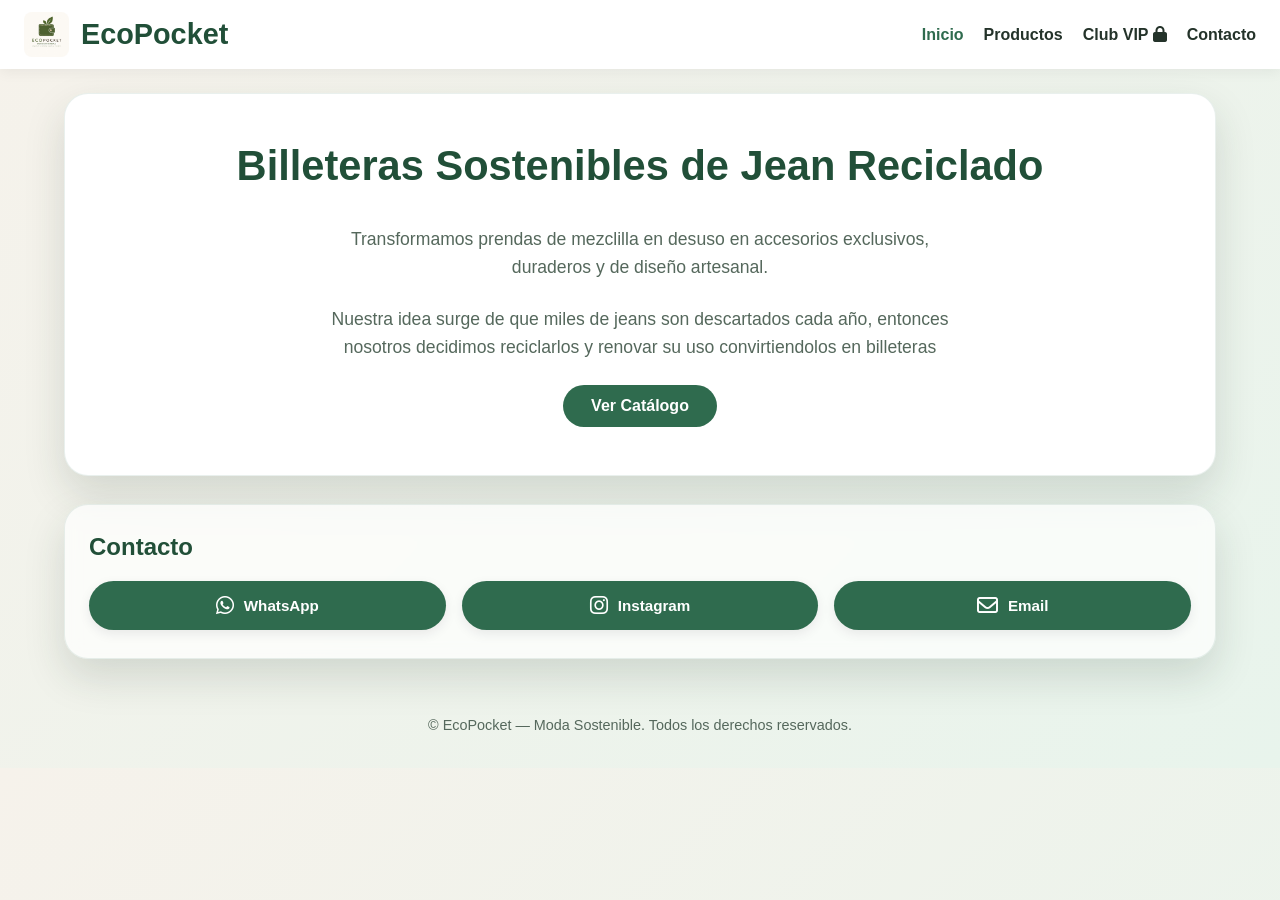
<file: index.html>
<!DOCTYPE html>
<html lang="es">
<head>
  <meta charset="UTF-8" />
  <meta name="viewport" content="width=device-width, initial-scale=1.0, maximum-scale=1.0, user-scalable=no" />
  <title>EcoPocket - Moda Sostenible</title>
  <link rel="icon" type="image/jpeg" href="logo.jpeg" />
  <link rel="stylesheet" href="https://cdnjs.cloudflare.com/ajax/libs/font-awesome/6.5.1/css/all.min.css" />
  <link rel="stylesheet" href="styles.css" />
</head>
<body>
  <header class="navbar">
    <div class="logo">
      <a href="index.html">
        <img src="logo.jpeg" alt="Logo EcoPocket" class="navbar-logo" />
        <span>EcoPocket</span>
      </a>
    </div>
    <button class="menu-toggle" id="menuToggle" aria-label="Abrir menú">☰</button>
    <nav>
      <ul class="nav-menu" id="navMenu">
        <li><a href="index.html" class="active">Inicio</a></li>
        <li><a href="productos.html">Productos</a></li>
        <li><a href="ecopockethypermegaultrapaginasecretitaparasololosquecompraronproductos.html" class="vip-link">Club VIP <i class="fa-solid fa-lock"></i></a></li>
        <li><a href="#contacto">Contacto</a></li>
      </ul>
    </nav>
  </header>

  <main class="page">
    <section class="hero-container">
      <h1>Billeteras Sostenibles de Jean Reciclado</h1>
      <p class="hero-subtitle">
        Transformamos prendas de mezclilla en desuso en accesorios exclusivos, duraderos y de diseño artesanal.
      </p>
      <p class="hero-subtitle">Nuestra idea surge de que miles de jeans son descartados cada año, entonces nosotros decidimos reciclarlos y renovar su uso convirtiendolos en billeteras</p>
      <a href="productos.html" class="primary-btn">Ver Catálogo</a>
    </section>

    <section class="contact-section" id="contacto">
      <h2>Contacto</h2>
      <div class="social-buttons-grid">
        <a href="https://wa.me/59892602225" target="_blank" rel="noopener noreferrer" class="social-btn whatsapp">
          <i class="fa-brands fa-whatsapp"></i>
          <span>WhatsApp</span>
        </a>
        <a href="https://instagram.com/ecopocket.ej" target="_blank" rel="noopener noreferrer" class="social-btn instagram">
          <i class="fa-brands fa-instagram"></i>
          <span>Instagram</span>
        </a>
        <a href="https://mail.google.com/mail/?view=cm&fs=1&to=ecopocketcontacto@gmail.com&su=Consulta%20sobre%20EcoPocket" target="_blank" rel="noopener noreferrer" class="social-btn email">
          <i class="fa-regular fa-envelope"></i>
          <span>Email</span>
        </a>
      </div>
    </section>
  </main>

  <footer class="footer">
    <p>© EcoPocket — Moda Sostenible. Todos los derechos reservados.</p>
  </footer>

  <script src="script.js"></script>
</body>
</html>
</file>
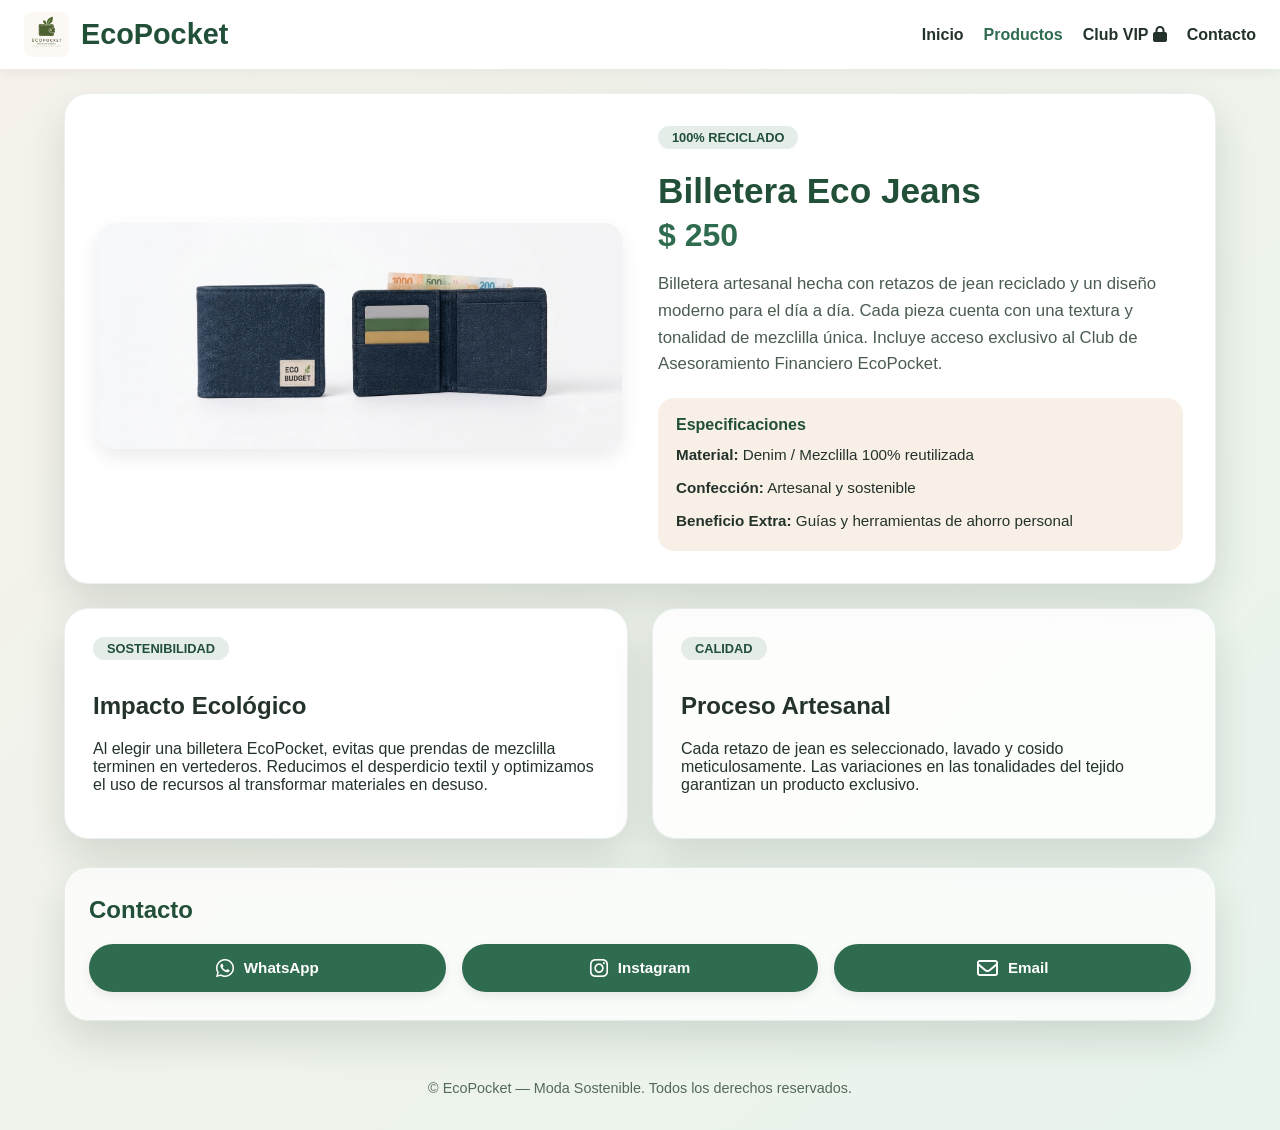
<file: productos.html>
<!DOCTYPE html>
<html lang="es">
<head>
  <meta charset="UTF-8" />
  <meta name="viewport" content="width=device-width, initial-scale=1.0, maximum-scale=1.0, user-scalable=no" />
  <title>EcoPocket - Productos</title>
  <link rel="icon" type="image/jpeg" href="logo.jpeg" />
  <link rel="stylesheet" href="https://cdnjs.cloudflare.com/ajax/libs/font-awesome/6.5.1/css/all.min.css" />
  <link rel="stylesheet" href="styles.css" />
</head>
<body>
  <header class="navbar">
    <div class="logo">
      <a href="index.html">
        <img src="logo.jpeg" alt="Logo EcoPocket" class="navbar-logo" />
        <span>EcoPocket</span>
      </a>
    </div>
    <button class="menu-toggle" id="menuToggle" aria-label="Abrir menú">☰</button>
    <nav>
      <ul class="nav-menu" id="navMenu">
        <li><a href="index.html">Inicio</a></li>
        <li><a href="productos.html" class="active">Productos</a></li>
        <li><a href="ecopockethypermegaultrapaginasecretitaparasololosquecompraronproductos.html" class="vip-link">Club VIP <i class="fa-solid fa-lock"></i></a></li>
        <li><a href="#contacto">Contacto</a></li>
      </ul>
    </nav>
  </header>

  <main class="page">
    <section class="product-detail-section" id="producto">
      <div class="product-container">
        <div class="product-gallery">
          <img class="main-product-img" src="Gemini_Generated_Image_qw0xa0qw0xa0qw0x.png" alt="Billetera Eco Jeans" />
        </div>

        <div class="product-info-detail">
          <span class="card-tag">100% Reciclado</span>
          <h1>Billetera Eco Jeans</h1>
          <p class="product-price">$ 250</p>
          
          <p class="product-description">
            Billetera artesanal hecha con retazos de jean reciclado y un diseño moderno para el día a día. Cada pieza cuenta con una textura y tonalidad de mezclilla única. Incluye acceso exclusivo al Club de Asesoramiento Financiero EcoPocket.
          </p>

          <div class="product-spec-box">
            <h3>Especificaciones</h3>
            <ul class="spec-list">
              <li><strong>Material:</strong> Denim / Mezclilla 100% reutilizada</li>
              <li><strong>Confección:</strong> Artesanal y sostenible</li>
              <li><strong>Beneficio Extra:</strong> Guías y herramientas de ahorro personal</li>
            </ul>
          </div>
        </div>
      </div>
    </section>

    <section class="grid-two-col">
      <div class="card">
        <span class="card-tag">Sostenibilidad</span>
        <h2>Impacto Ecológico</h2>
        <p>
          Al elegir una billetera EcoPocket, evitas que prendas de mezclilla terminen en vertederos. Reducimos el desperdicio textil y optimizamos el uso de recursos al transformar materiales en desuso.
        </p>
      </div>

      <div class="card highlight-card">
        <span class="card-tag">Calidad</span>
        <h2>Proceso Artesanal</h2>
        <p>
          Cada retazo de jean es seleccionado, lavado y cosido meticulosamente. Las variaciones en las tonalidades del tejido garantizan un producto exclusivo.
        </p>
      </div>
    </section>

    <section class="contact-section" id="contacto">
      <h2>Contacto</h2>
      <div class="social-buttons-grid">
        <a href="https://wa.me/59892602225" target="_blank" rel="noopener noreferrer" class="social-btn whatsapp">
          <i class="fa-brands fa-whatsapp"></i>
          <span>WhatsApp</span>
        </a>
        <a href="https://instagram.com/ecopocket.ej" target="_blank" rel="noopener noreferrer" class="social-btn instagram">
          <i class="fa-brands fa-instagram"></i>
          <span>Instagram</span>
        </a>
        <a href="https://mail.google.com/mail/?view=cm&fs=1&to=ecopocketcontacto@gmail.com&su=Consulta%20sobre%20Billetera%20Eco%20Jeans" target="_blank" rel="noopener noreferrer" class="social-btn email">
          <i class="fa-regular fa-envelope"></i>
          <span>Email</span>
        </a>
      </div>
    </section>
  </main>

  <footer class="footer">
    <p>© EcoPocket — Moda Sostenible. Todos los derechos reservados.</p>
  </footer>

  <script src="script.js"></script>
</body>
</html>
</file>
<file: styles.css>
:root {
  color-scheme: light;
  --green: #2f6b4e;
  --green-dark: #214f38;
  --cream: #f8efe7;
  --text: #24332a;
  --shadow: 0 18px 40px rgba(32, 52, 41, 0.15);
}

* {
  box-sizing: border-box;
}

html, body {
  width: 100%;
  max-width: 100vw;
  margin: 0;
  padding: 0;
  overflow-x: hidden;
  font-family: Arial, Helvetica, sans-serif;
  color: var(--text);
  background: linear-gradient(135deg, #f6f2eb 0%, #e8f4ec 100%);
  touch-action: manipulation;
}

/* --- BARRA DE NAVEGACIÓN Y LOGO --- */
.navbar {
  display: flex;
  justify-content: space-between;
  align-items: center;
  padding: 12px 24px;
  background-color: #ffffff;
  box-shadow: 0 4px 12px rgba(0, 0, 0, 0.05);
  position: sticky;
  top: 0;
  z-index: 100;
}

.logo a {
  font-size: 1.8rem;
  font-weight: 700;
  color: var(--green-dark);
  text-decoration: none;
  display: flex;
  align-items: center;
  gap: 12px;
}

.navbar-logo {
  width: 45px;
  height: 45px;
  object-fit: cover;
  border-radius: 8px;
}

.nav-menu {
  display: flex;
  list-style: none;
  gap: 20px;
  margin: 0;
  padding: 0;
}

.nav-menu a {
  text-decoration: none;
  color: var(--text);
  font-weight: 600;
  transition: color 0.2s ease;
}

.nav-menu a:hover,
.nav-menu a.active {
  color: var(--green);
}

.menu-toggle,
button.menu-toggle {
  display: none !important;
  background: none;
  border: none;
  font-size: 1.8rem;
  color: var(--green-dark);
  cursor: pointer;
  padding: 4px 8px;
}

/* --- ESTRUCTURA GENERAL Y HERO --- */
.page {
  max-width: 1200px;
  margin: 0 auto;
  padding: 24px;
}

.hero-container {
  text-align: center;
  background: white;
  padding: 48px 24px;
  border-radius: 24px;
  box-shadow: var(--shadow);
  margin-bottom: 24px;
  border: 1px solid rgba(47, 107, 78, 0.1);
}

.hero-container h1 {
  font-size: clamp(1.8rem, 4vw, 2.6rem);
  color: var(--green-dark);
  margin-top: 0;
}

.hero-subtitle {
  font-size: 1.1rem;
  max-width: 650px;
  margin: 0 auto 24px;
  color: #55685c;
  line-height: 1.6;
}

.primary-btn {
  display: inline-block;
  background: var(--green);
  color: white;
  padding: 12px 28px;
  border-radius: 999px;
  text-decoration: none;
  font-weight: 700;
  border: none;
  cursor: pointer;
  transition: background 0.2s ease;
}

.primary-btn:hover {
  background: var(--green-dark);
}

.grid-two-col {
  display: grid;
  grid-template-columns: 1fr 1fr;
  gap: 24px;
  margin-top: 24px;
}

.card {
  background: white;
  border-radius: 24px;
  padding: 28px;
  box-shadow: var(--shadow);
  border: 1px solid rgba(47, 107, 78, 0.1);
}

.highlight-card {
  background: rgba(255, 255, 255, 0.85);
}

.card-tag {
  display: inline-block;
  background: rgba(47, 107, 78, 0.12);
  color: var(--green-dark);
  font-weight: 700;
  font-size: 0.8rem;
  padding: 4px 14px;
  border-radius: 999px;
  margin-bottom: 12px;
  text-transform: uppercase;
}

/* --- VISTA DE PRODUCTO ESTÁTICA --- */
.product-detail-section {
  background: white;
  border-radius: 24px;
  padding: 32px;
  box-shadow: var(--shadow);
  border: 1px solid rgba(47, 107, 78, 0.1);
}

.product-container {
  display: grid;
  grid-template-columns: 1fr 1fr;
  gap: 36px;
  align-items: center;
}

.main-product-img {
  width: 100%;
  max-height: 420px;
  object-fit: cover;
  border-radius: 18px;
  box-shadow: 0 8px 20px rgba(0, 0, 0, 0.08);
}

.product-info-detail h1 {
  font-size: 2.2rem;
  color: var(--green-dark);
  margin: 10px 0 6px;
}

.product-price {
  font-size: 2rem;
  font-weight: 700;
  color: var(--green);
  margin: 0 0 16px;
}

.product-description {
  font-size: 1.05rem;
  line-height: 1.6;
  color: #4a5c50;
  margin-bottom: 20px;
}

.product-spec-box {
  background: var(--cream);
  padding: 18px;
  border-radius: 16px;
}

.product-spec-box h3 {
  margin: 0 0 10px;
  font-size: 1rem;
  color: var(--green-dark);
}

.spec-list {
  list-style: none;
  padding: 0;
  margin: 0;
  display: flex;
  flex-direction: column;
  gap: 10px;
}

.spec-list li {
  font-size: 0.95rem;
  color: var(--text);
  line-height: 1.5;
}

/* --- SECCIÓN CONTACTO Y REDES --- */
.contact-section {
  margin-top: 28px;
  background: rgba(255, 255, 255, 0.7);
  backdrop-filter: blur(8px);
  border-radius: 24px;
  padding: 28px 24px;
  box-shadow: var(--shadow);
  border: 1px solid rgba(47, 107, 78, 0.1);
}

.contact-section h2 {
  color: var(--green-dark);
  margin-top: 0;
  margin-bottom: 20px;
  font-size: 1.5rem;
}

.social-buttons-grid {
  display: grid;
  grid-template-columns: repeat(auto-fit, minmax(160px, 1fr));
  gap: 16px;
}

.social-btn {
  display: flex;
  align-items: center;
  justify-content: center;
  gap: 10px;
  padding: 14px 20px;
  border-radius: 999px;
  text-decoration: none;
  font-weight: 700;
  font-size: 0.95rem;
  color: white;
  background: var(--green);
  box-shadow: 0 4px 12px rgba(0, 0, 0, 0.08);
  transition: all 0.25s ease;
}

.social-btn i {
  font-size: 1.3rem;
}

.social-btn:hover {
  transform: translateY(-2px);
  box-shadow: 0 6px 18px rgba(0, 0, 0, 0.15);
}

.social-btn.whatsapp:hover { background-color: #25d366; }
.social-btn.instagram:hover { background: linear-gradient(45deg, #f09433, #e6683c, #dc2743, #cc2366, #bc1888); }
.social-btn.tiktok:hover { background-color: #000000; }
.social-btn.email:hover { background-color: var(--green-dark); }

/* --- ASESORAMIENTO FINANCIERO VIP --- */
.finance-header {
  margin-bottom: 24px;
}

.finance-header h1 {
  color: var(--green-dark);
  margin: 8px 0;
}

.kpi-grid {
  display: grid;
  grid-template-columns: repeat(auto-fit, minmax(220px, 1fr));
  gap: 18px;
  margin-bottom: 12px;
}

.kpi-card {
  background: white;
  border-radius: 18px;
  padding: 20px;
  box-shadow: var(--shadow);
  border: 1px solid rgba(47, 107, 78, 0.1);
  text-align: center;
}

.kpi-card h3 {
  margin: 0;
  font-size: 0.85rem;
  color: #666;
  text-transform: uppercase;
}

.kpi-value {
  font-size: 1.8rem;
  font-weight: 700;
  color: var(--green-dark);
  margin: 8px 0 4px;
}

.kpi-sub {
  font-size: 0.8rem;
  color: #777;
}

.finance-card {
  margin-bottom: 24px;
}

.finance-formula-box {
  background: var(--cream);
  padding: 18px;
  border-radius: 16px;
  margin: 16px 0;
}

.calc-form {
  display: flex;
  gap: 16px;
  flex-wrap: wrap;
  align-items: flex-end;
  margin-top: 16px;
}

.form-group {
  display: flex;
  flex-direction: column;
  gap: 6px;
}

.form-group label {
  font-size: 0.9rem;
  font-weight: 600;
}

.form-group input {
  padding: 10px 14px;
  border-radius: 8px;
  border: 1px solid #ccc;
  font-size: 1rem;
}

.sim-results-box {
  padding: 18px;
  background: #f0f7f2;
  border-radius: 12px;
  border-left: 4px solid var(--green);
}

.footer {
  text-align: center;
  padding: 20px;
  font-size: 0.9rem;
  color: #55685c;
}

/* --- RESPONSIVO --- */
@media (max-width: 768px) {
  .menu-toggle, button.menu-toggle {
    display: block !important;
  }

  .nav-menu {
    display: none;
    position: absolute;
    top: 100%;
    left: 0;
    width: 100%;
    background: #ffffff;
    flex-direction: column;
    padding: 20px;
    box-shadow: 0 8px 16px rgba(0, 0, 0, 0.1);
  }

  .nav-menu.active {
    display: flex;
  }

  .grid-two-col, .product-container {
    grid-template-columns: 1fr;
  }
}

@media (max-width: 600px) {
  .page {
    padding: 16px;
  }
  
  .social-buttons-grid {
    grid-template-columns: 1fr 1fr;
  }
}
</file>
